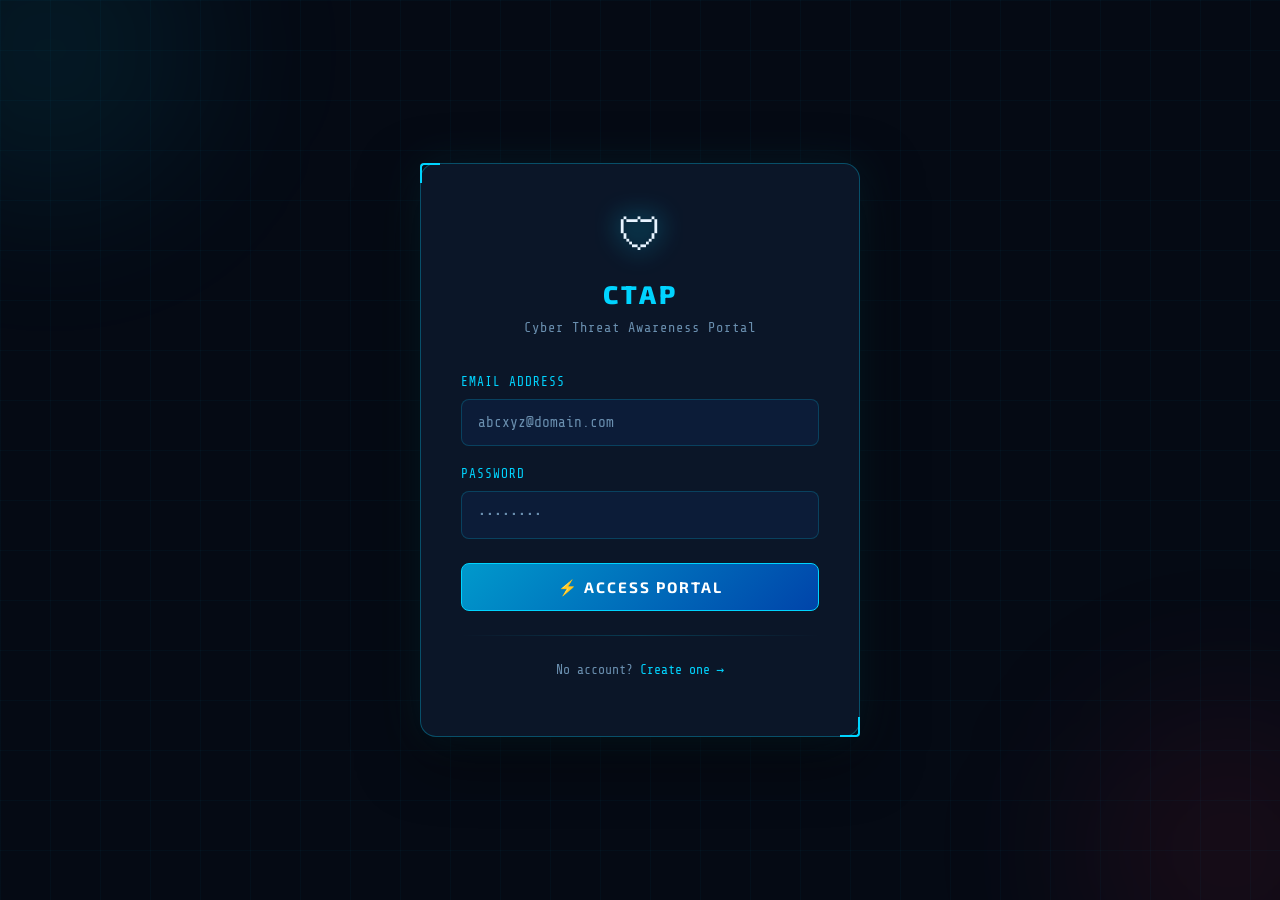
<file: src/main/resources/static/index.html>
<!DOCTYPE html>
<html lang="en">
<head>
  <meta charset="UTF-8" />
  <meta name="viewport" content="width=device-width, initial-scale=1.0" />
  <title>CTAP — Login</title>
  <link rel="stylesheet" href="https://cdn.jsdelivr.net/npm/bootstrap@5.3.2/dist/css/bootstrap.min.css" />
  <link rel="stylesheet" href="style.css" />
</head>
<body data-page="login">

  <div class="auth-wrapper">
    <div class="auth-card">

      <!-- Logo -->
      <div class="auth-logo">
        <span class="logo-icon">🛡</span>
        <h1>CTAP</h1>
        <p>Cyber Threat Awareness Portal</p>
      </div>

      <!-- Alert -->
      <div class="cyber-alert error mb-3" id="login-alert"></div>

      <!-- Form -->
      <form id="login-form" novalidate>

        <div class="mb-3">
          <label class="form-label" for="login-email">Email Address</label>
          <input
            type="email"
            class="form-control cyber-input"
            id="login-email"
            placeholder="abcxyz@domain.com"
            autocomplete="email"
            required
          />
        </div>

        <div class="mb-4">
          <label class="form-label" for="login-password">Password</label>
          <input
            type="password"
            class="form-control cyber-input"
            id="login-password"
            placeholder="••••••••"
            autocomplete="current-password"
            required
          />
        </div>

        <button type="submit" class="btn-cyber" id="login-btn">
          ⚡ Access Portal
        </button>

      </form>

      <div class="cyber-divider"></div>

      <p class="text-center text-muted-c mono" style="font-size:0.82rem;">
        No account?
        <a href="register.html" style="color:var(--accent-blue);">Create one →</a>
      </p>

    </div>
  </div>

  <script src="Js/script.js"></script>
</body>
</html>
</file>
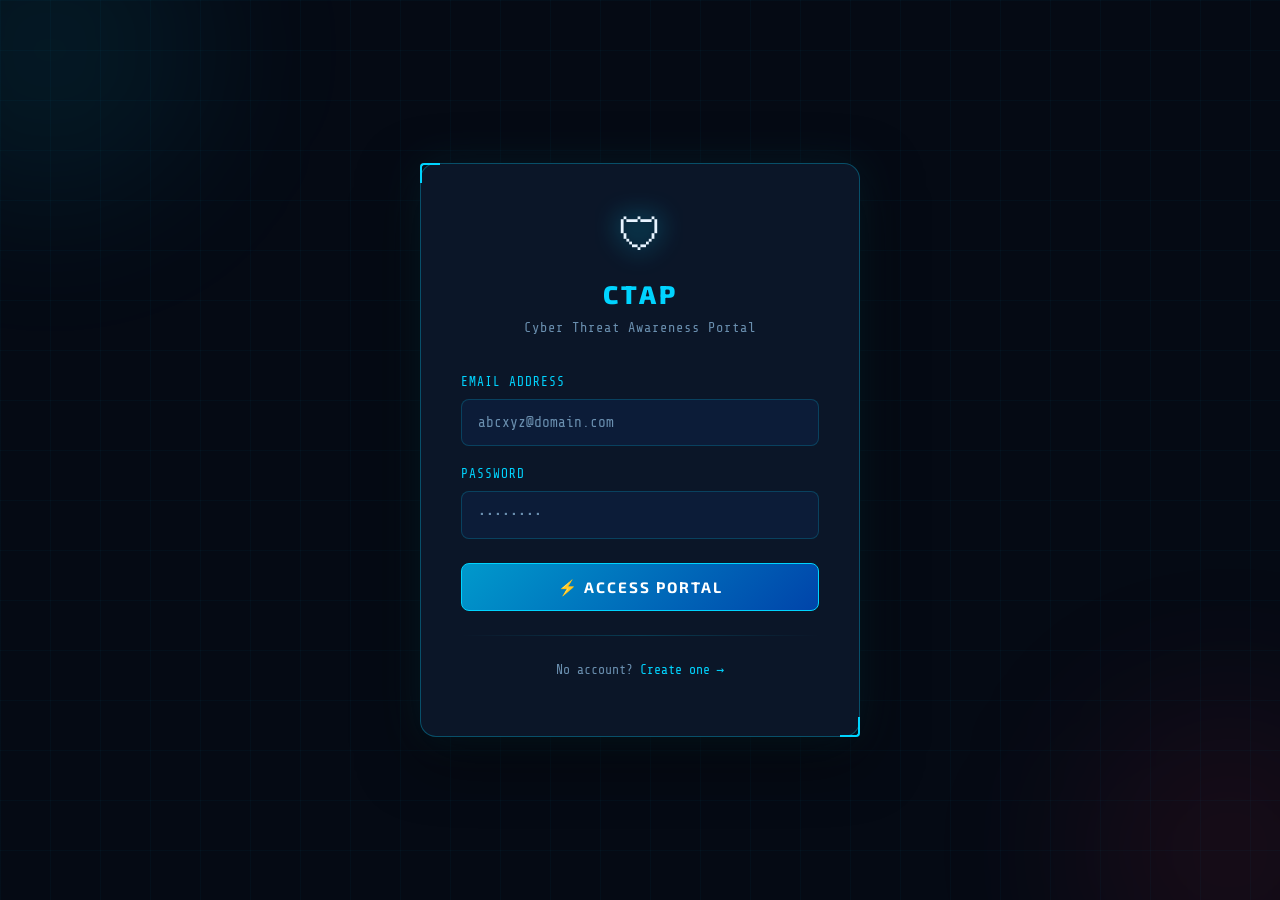
<file: src/main/resources/static/dashboard.html>
<!DOCTYPE html>
<html lang="en">
<head>
  <meta charset="UTF-8" />
  <meta name="viewport" content="width=device-width, initial-scale=1.0" />
  <title>CTAP — Dashboard</title>
  <link rel="stylesheet" href="https://cdn.jsdelivr.net/npm/bootstrap@5.3.2/dist/css/bootstrap.min.css" />
  <link rel="stylesheet" href="style.css" />
</head>
<body data-page="dashboard">

  <!-- Navbar -->
  <nav class="cyber-nav navbar navbar-expand-lg">
    <div class="container">
      <a class="navbar-brand" href="dashboard.html">
        🛡 CT<span>AP</span>
      </a>
      <button class="navbar-toggler border-0" type="button" data-bs-toggle="collapse" data-bs-target="#nav-menu">
        <span style="color:var(--accent-blue);font-size:1.4rem;">☰</span>
      </button>
      <div class="collapse navbar-collapse" id="nav-menu">
        <ul class="navbar-nav ms-auto align-items-lg-center gap-1">
          <li class="nav-item"><a class="nav-link active" href="dashboard.html">Dashboard</a></li>
          <li class="nav-item"><a class="nav-link" href="detect.html">Detect</a></li>
          <li class="nav-item"><a class="nav-link" href="threat.html">Threats</a></li>
          <li class="nav-item"><a class="nav-link" href="quiz.html">Quiz</a></li>
          <li class="nav-item"><a class="nav-link" href="filescanner.html">FileScanner</a></li>
          <li class="nav-item ms-lg-3">
            <span class="text-muted-c mono" style="font-size:0.8rem;">
              <span class="status-dot"></span>
              <span id="nav-user-name">Agent</span>
            </span>
          </li>
          <li class="nav-item">
            <button class="btn-cyber-outline" id="nav-logout" style="font-size:0.78rem;padding:0.4rem 0.9rem;">
              ⏻ Logout
            </button>
          </li>
        </ul>
      </div>
    </div>
  </nav>

  <div class="container position-relative" style="z-index:1;">

    <!-- Header -->
    <div class="page-header">
      <p class="mono text-muted-c" style="font-size:0.8rem;letter-spacing:2px;margin-bottom:0.3rem;">
        ▶ CONTROL CENTER
      </p>
      <h2 id="dash-greeting">Welcome back, Agent</h2>
      <div class="header-line"></div>
      <p>Monitor threats, analyze suspicious content, and test your cyber knowledge.</p>
    </div>

    <!-- Quick Stats -->
    <div class="row g-3 mb-5">
      <div class="col-6 col-md-3">
        <div class="stat-bar">
          <div>
            <div class="stat-num text-cyber">🛡</div>
          </div>
          <div>
            <div class="stat-label">AI Detection</div>
            <div class="mono text-safe" style="font-size:0.75rem;">Active</div>
          </div>
        </div>
      </div>
      <div class="col-6 col-md-3">
        <div class="stat-bar">
          <div>
            <div class="stat-num">🔍</div>
          </div>
          <div>
            <div class="stat-label">Threat DB</div>
            <div class="mono text-cyber" style="font-size:0.75rem;">Online</div>
          </div>
        </div>
      </div>
      <div class="col-6 col-md-3">
        <div class="stat-bar">
          <div>
            <div class="stat-num">📊</div>
          </div>
          <div>
            <div class="stat-label">Quiz</div>
            <div class="mono text-warn" style="font-size:0.75rem;">Ready</div>
          </div>
        </div>
      </div>
      <div class="col-6 col-md-3">
        <div class="stat-bar">
          <div>
            <div class="stat-num">⚡</div>
          </div>
          <div>
            <div class="stat-label">System</div>
            <div class="mono text-safe" style="font-size:0.75rem;">Secured</div>
          </div>
        </div>
      </div>
    </div>

    <!-- Main Action Cards -->
    <div class="row g-4 mb-5">

      <div class="col-md-4">
        <a href="detect.html" class="dash-card">
          <span class="dash-icon" style="color:#00d4ff;">🔬</span>
          <h4 style="color:var(--accent-blue);">Threat Detection</h4>
          <p>Analyze URLs and messages using AI to detect phishing, malware, and cyber threats instantly.</p>
          <div class="mt-3">
            <span class="cyber-badge">AI Powered</span>
          </div>
        </a>
      </div>

      <div class="col-md-4">
        <a href="threat.html" class="dash-card">
          <span class="dash-icon" style="color:#ff2d55;">⚠</span>
          <h4 style="color:var(--accent-red);">View Threats</h4>
          <p>Browse our live database of known cyber threats, attack vectors, and prevention strategies.</p>
          <div class="mt-3">
            <span class="cyber-badge" style="color:var(--accent-red);border-color:rgba(255,45,85,0.3);background:rgba(255,45,85,0.08);">Live Database</span>
          </div>
        </a>
      </div>

      <div class="col-md-4">
        <a href="quiz.html" class="dash-card">
          <span class="dash-icon" style="color:#ffcc00;">🎯</span>
          <h4 style="color:var(--accent-yellow);">Security Quiz</h4>
          <p>Test your cybersecurity knowledge with MCQs and track your awareness score.</p>
          <div class="mt-3">
            <span class="cyber-badge" style="color:var(--accent-yellow);border-color:rgba(255,204,0,0.3);background:rgba(255,204,0,0.08);">Interactive</span>
          </div>
        </a>
      </div>

    </div>

    <!-- Info Banner -->
    <div class="cyber-card" style="background:linear-gradient(135deg,rgba(0,212,255,0.05),rgba(0,68,170,0.08));border-color:rgba(0,212,255,0.2);">
      <div class="row align-items-center g-3">
        <div class="col-auto">
          <span style="font-size:2rem;filter:drop-shadow(0 0 10px var(--accent-blue));">🌐</span>
        </div>
        <div class="col">
          <h6 class="mono text-cyber" style="font-size:0.8rem;letter-spacing:1px;margin-bottom:0.3rem;">STAY VIGILANT</h6>
          <p class="mb-0" style="font-size:0.88rem;color:var(--text-muted);">
            Cyber threats evolve daily. Use the <strong style="color:var(--text-primary);">Threat Detection</strong> tool to scan suspicious links before clicking, and review the <strong style="color:var(--text-primary);">Threats Database</strong> regularly.
          </p>
        </div>
        <div class="col-md-auto">
          <a href="detect.html" class="btn-cyber-outline">
            🔬 Start Scanning
          </a>
        </div>
      </div>
    </div>

  </div>

  <footer class="cyber-footer">
    <div class="container">
      <span class="status-dot"></span> CTAP — Cyber Threat Awareness Portal &nbsp;|&nbsp; Stay Safe. Stay Informed.
    </div>
  </footer>

  <script src="https://cdn.jsdelivr.net/npm/bootstrap@5.3.2/dist/js/bootstrap.bundle.min.js"></script>
  <script src="Js/script.js"></script>
</body>
</html>
</file>
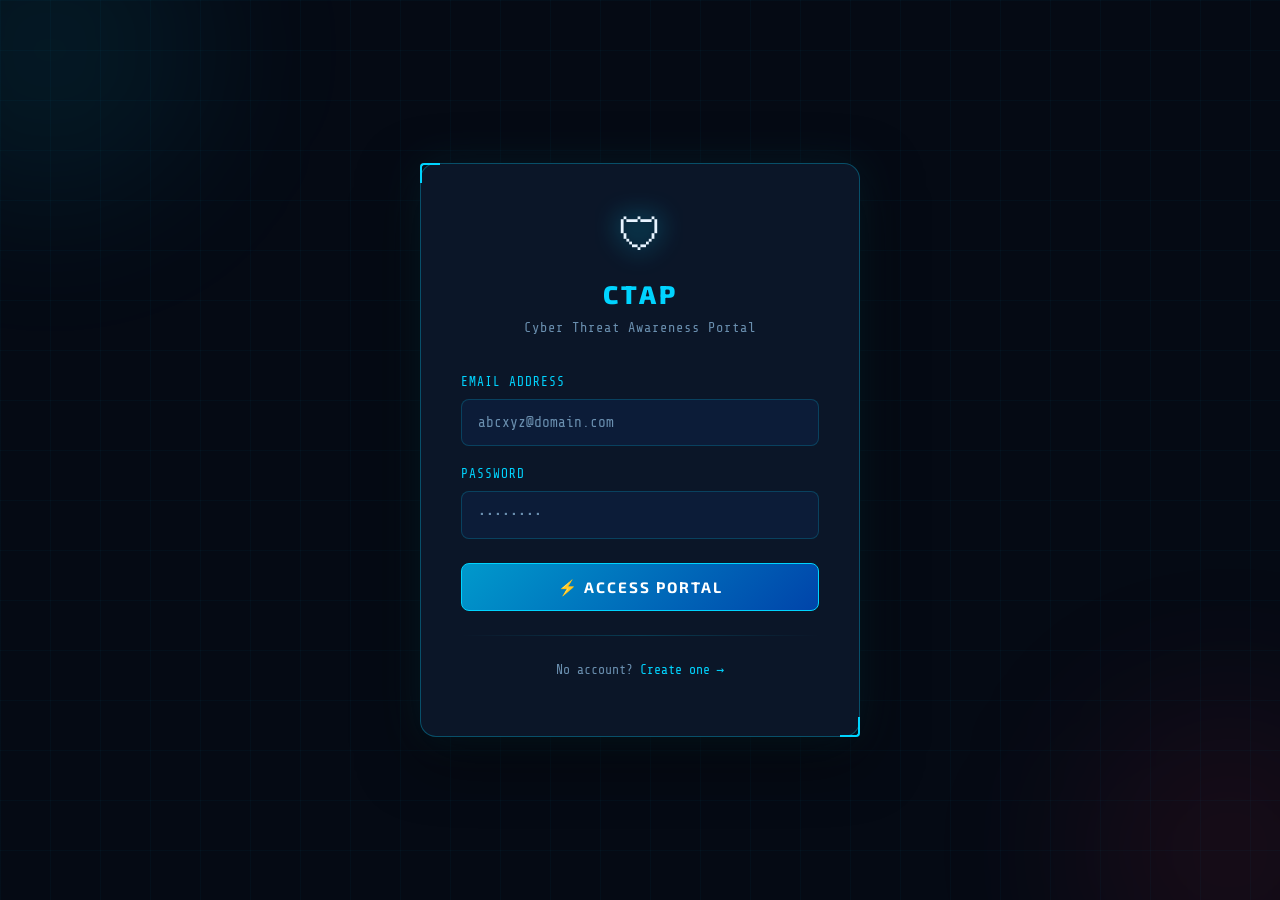
<file: src/main/resources/static/detect.html>
<!DOCTYPE html>
<html lang="en">
<head>
  <meta charset="UTF-8" />
  <meta name="viewport" content="width=device-width, initial-scale=1.0" />
  <title>CTAP — Threat Detection</title>
  <link rel="stylesheet" href="https://cdn.jsdelivr.net/npm/bootstrap@5.3.2/dist/css/bootstrap.min.css" />
  <link rel="stylesheet" href="style.css" />
</head>
<body data-page="detect">

  <!-- Navbar -->
  <nav class="cyber-nav navbar navbar-expand-lg">
    <div class="container">
      <a class="navbar-brand" href="dashboard.html">🛡 CT<span>AP</span></a>
      <button class="navbar-toggler border-0" type="button" data-bs-toggle="collapse" data-bs-target="#nav-menu">
        <span style="color:var(--accent-blue);font-size:1.4rem;">☰</span>
      </button>
      <div class="collapse navbar-collapse" id="nav-menu">
        <ul class="navbar-nav ms-auto align-items-lg-center gap-1">
          <li class="nav-item"><a class="nav-link" href="dashboard.html">Dashboard</a></li>
          <li class="nav-item"><a class="nav-link active" href="detect.html">Detect</a></li>
          <li class="nav-item"><a class="nav-link" href="threat.html">Threats</a></li>
          <li class="nav-item"><a class="nav-link" href="quiz.html">Quiz</a></li>
          <li class="nav-item ms-lg-3">
            <span class="text-muted-c mono" style="font-size:0.8rem;">
              <span class="status-dot"></span>
              <span id="nav-user-name">Agent</span>
            </span>
          </li>
          <li class="nav-item">
            <button class="btn-cyber-outline" id="nav-logout" style="font-size:0.78rem;padding:0.4rem 0.9rem;">⏻ Logout</button>
          </li>
        </ul>
      </div>
    </div>
  </nav>

  <div class="container position-relative" style="z-index:1;">

    <!-- Header -->
    <div class="page-header">
      <p class="mono text-muted-c" style="font-size:0.8rem;letter-spacing:2px;margin-bottom:0.3rem;">▶ AI ANALYSIS</p>
      <h2>Threat <span>Detection</span></h2>
      <div class="header-line"></div>
      <p>Paste a URL or message to detect phishing, malware, and other cyber threats using AI.</p>
    </div>

    <div class="row g-4 justify-content-center">

      <!-- Main Detection Panel -->
      <div class="col-lg-8">
        <div class="detect-panel">
          <!-- Scan bar (hidden by default) -->
          <div id="scan-bar" class="scan-line mb-3" style="display:none;"></div>

          <h4 class="text-cyber mb-1">🔬 Analyze Content</h4>
          <p class="text-muted-c mono" style="font-size:0.8rem;margin-bottom:1.5rem;">Enter a URL, email body, or suspicious message</p>

          <div class="cyber-alert error mb-3" id="detect-alert"></div>

          <div class="mb-3">
            <label class="form-label" for="detect-input">URL or Message</label>
            <textarea
              class="form-control cyber-textarea"
              id="detect-input"
              rows="5"
              placeholder="https://suspicious-site.com&#10;or paste a suspicious email message here...&#10;&#10;Press Enter or click Analyze"
            ></textarea>
          </div>

          <button class="btn-cyber" id="detect-btn" style="width:auto;min-width:200px;">
            ⚡ Analyze Now
          </button>

          <!-- Result Box -->
          <div class="mt-4">
            <div class="result-box" id="result-box"></div>
          </div>

        </div>
      </div>

      <!-- Side Info Panel -->
      <div class="col-lg-4">

        <div class="cyber-card mb-4">
          <span class="card-icon" style="color:var(--accent-blue);">🔍</span>
          <h5>What We Detect</h5>
          <ul class="list-unstyled mt-2" style="font-size:0.85rem;color:var(--text-muted);line-height:2;">
            <li>🎣 Phishing URLs</li>
            <li>🦠 Malware Links</li>
            <li>📧 Spam / Scam Messages</li>
            <li>💉 SQL Injection Patterns</li>
            <li>🤖 Social Engineering</li>
            <li>🔓 Credential Harvesting</li>
          </ul>
        </div>

        <div class="cyber-card" style="border-color:rgba(255,45,85,0.2);">
          <span class="card-icon" style="color:var(--accent-red);">⚠</span>
          <h5>Safety Tips</h5>
          <ul class="list-unstyled mt-2" style="font-size:0.85rem;color:var(--text-muted);line-height:2;">
            <li>✓ Always check URLs before clicking</li>
            <li>✓ Look for HTTPS connections</li>
            <li>✓ Beware of urgency tactics</li>
            <li>✓ Verify sender identities</li>
            <li>✓ Never share credentials via email</li>
          </ul>
        </div>

      </div>

    </div>

  </div>

  <footer class="cyber-footer">
    <div class="container">
      <span class="status-dot"></span> CTAP — Cyber Threat Awareness Portal &nbsp;|&nbsp; Stay Safe. Stay Informed.
    </div>
  </footer>

  <script src="https://cdn.jsdelivr.net/npm/bootstrap@5.3.2/dist/js/bootstrap.bundle.min.js"></script>
  <script src="Js/script.js"></script>
</body>
</html>
</file>
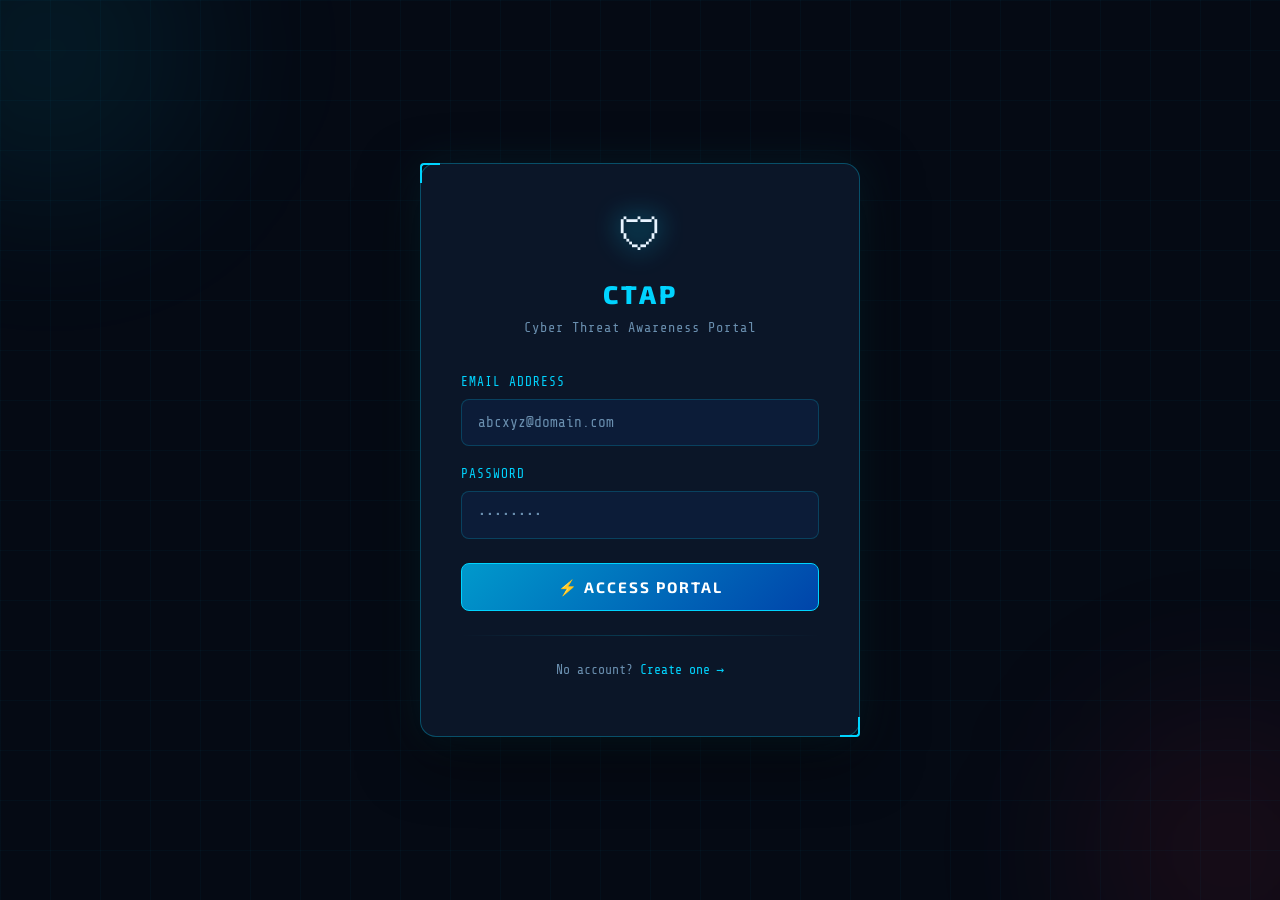
<file: src/main/resources/static/quiz.html>
<!DOCTYPE html>
<html lang="en">
<head>
  <meta charset="UTF-8" />
  <meta name="viewport" content="width=device-width, initial-scale=1.0" />
  <title>CTAP — Security Quiz</title>
  <link rel="stylesheet" href="https://cdn.jsdelivr.net/npm/bootstrap@5.3.2/dist/css/bootstrap.min.css" />
  <link rel="stylesheet" href="style.css" />
</head>
<body data-page="quiz">

  <!-- Navbar -->
  <nav class="cyber-nav navbar navbar-expand-lg">
    <div class="container">
      <a class="navbar-brand" href="dashboard.html">🛡 CT<span>AP</span></a>
      <button class="navbar-toggler border-0" type="button" data-bs-toggle="collapse" data-bs-target="#nav-menu">
        <span style="color:var(--accent-blue);font-size:1.4rem;">☰</span>
      </button>
      <div class="collapse navbar-collapse" id="nav-menu">
        <ul class="navbar-nav ms-auto align-items-lg-center gap-1">
          <li class="nav-item"><a class="nav-link" href="dashboard.html">Dashboard</a></li>
          <li class="nav-item"><a class="nav-link" href="detect.html">Detect</a></li>
          <li class="nav-item"><a class="nav-link" href="threat.html">Threats</a></li>
          <li class="nav-item"><a class="nav-link active" href="quiz.html">Quiz</a></li>
          <li class="nav-item ms-lg-3">
            <span class="text-muted-c mono" style="font-size:0.8rem;">
              <span class="status-dot"></span>
              <span id="nav-user-name">Agent</span>
            </span>
          </li>
          <li class="nav-item">
            <button class="btn-cyber-outline" id="nav-logout" style="font-size:0.78rem;padding:0.4rem 0.9rem;">⏻ Logout</button>
          </li>
        </ul>
      </div>
    </div>
  </nav>

  <div class="container position-relative" style="z-index:1;">

    <!-- Header -->
    <div class="page-header">
      <p class="mono text-muted-c" style="font-size:0.8rem;letter-spacing:2px;margin-bottom:0.3rem;">▶ KNOWLEDGE TEST</p>
      <h2>Security <span>Quiz</span></h2>
      <div class="header-line" style="background:linear-gradient(90deg,var(--accent-yellow),transparent);"></div>
      <p>Test your cybersecurity awareness with multiple-choice questions.</p>
    </div>

    <div class="row justify-content-center">
      <div class="col-lg-7 col-md-9">

        <!-- Loading -->
        <div id="quiz-loading" class="loading-overlay">
          <div class="cyber-spinner"></div>
          <span>Loading quiz questions...</span>
        </div>

        <!-- Quiz Panel -->
        <div class="quiz-panel" id="quiz-area"></div>

      </div>
    </div>

  </div>

  <footer class="cyber-footer">
    <div class="container">
      <span class="status-dot"></span> CTAP — Cyber Threat Awareness Portal &nbsp;|&nbsp; Stay Safe. Stay Informed.
    </div>
  </footer>

  <script src="https://cdn.jsdelivr.net/npm/bootstrap@5.3.2/dist/js/bootstrap.bundle.min.js"></script>
  <script src="Js/script.js"></script>
</body>
</html>
</file>
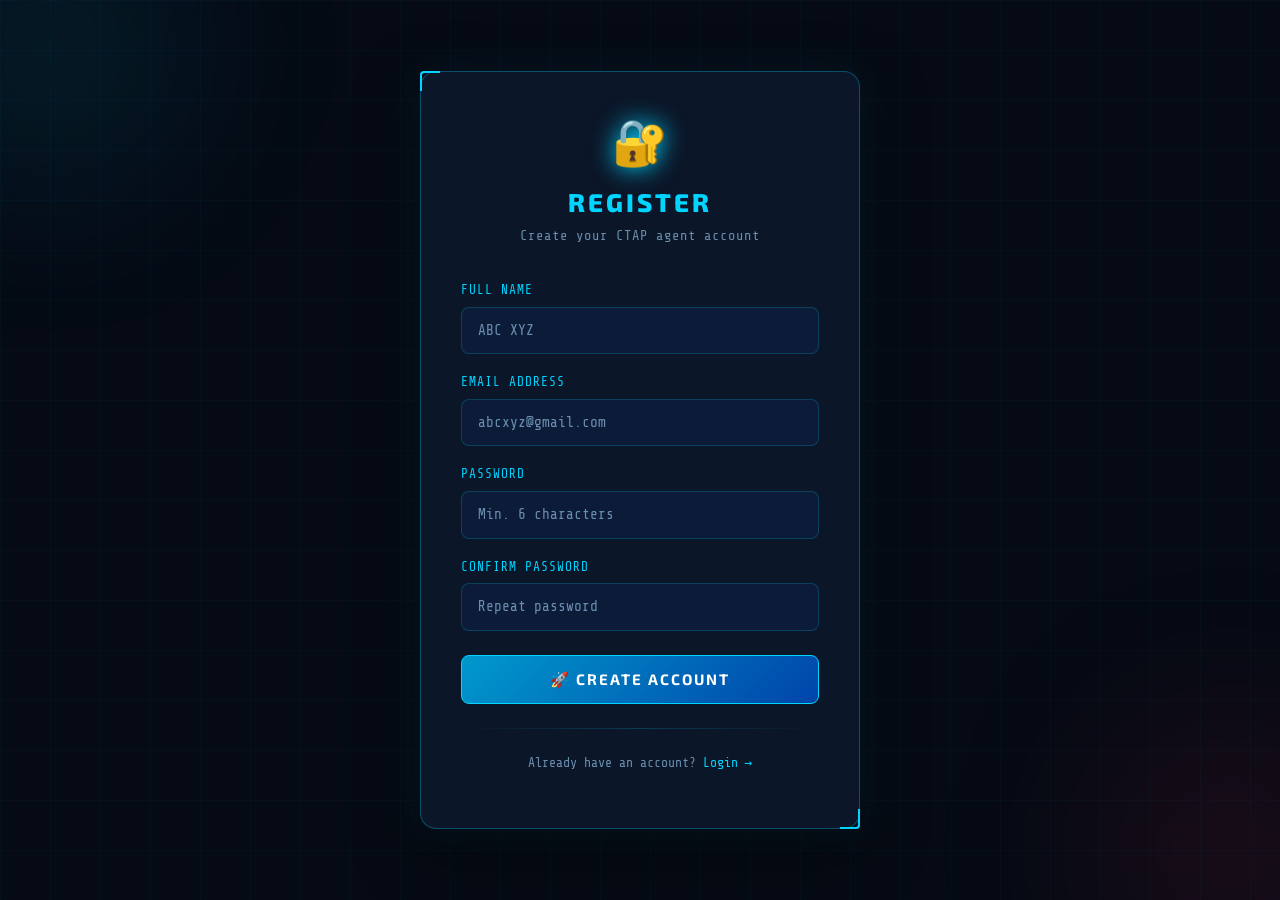
<file: src/main/resources/static/register.html>
<!DOCTYPE html>
<html lang="en">
<head>
  <meta charset="UTF-8" />
  <meta name="viewport" content="width=device-width, initial-scale=1.0" />
  <title>CTAP — Register</title>
  <link rel="stylesheet" href="https://cdn.jsdelivr.net/npm/bootstrap@5.3.2/dist/css/bootstrap.min.css" />
  <link rel="stylesheet" href="style.css" />
</head>
<body data-page="register">

  <div class="auth-wrapper">
    <div class="auth-card">

      <!-- Logo -->
      <div class="auth-logo">
        <span class="logo-icon">🔐</span>
        <h1>Register</h1>
        <p>Create your CTAP agent account</p>
      </div>

      <!-- Alert -->
      <div class="cyber-alert error mb-3" id="reg-alert"></div>

      <!-- Form -->
      <form id="reg-form" novalidate>

        <div class="mb-3">
          <label class="form-label" for="reg-name">Full Name</label>
          <input
            type="text"
            class="form-control cyber-input"
            id="reg-name"
            placeholder="ABC XYZ"
            autocomplete="name"
            required
          />
        </div>

        <div class="mb-3">
          <label class="form-label" for="reg-email">Email Address</label>
          <input
            type="email"
            class="form-control cyber-input"
            id="reg-email"
            placeholder="abcxyz@gmail.com"
            autocomplete="email"
            required
          />
        </div>

        <div class="mb-3">
          <label class="form-label" for="reg-password">Password</label>
          <input
            type="password"
            class="form-control cyber-input"
            id="reg-password"
            placeholder="Min. 6 characters"
            autocomplete="new-password"
            required
          />
        </div>

        <div class="mb-4">
          <label class="form-label" for="reg-confirm">Confirm Password</label>
          <input
            type="password"
            class="form-control cyber-input"
            id="reg-confirm"
            placeholder="Repeat password"
            autocomplete="new-password"
            required
          />
        </div>

        <button type="submit" class="btn-cyber" id="reg-btn">
          🚀 Create Account
        </button>

      </form>

      <div class="cyber-divider"></div>

      <p class="text-center text-muted-c mono" style="font-size:0.82rem;">
        Already have an account?
        <a href="index.html" style="color:var(--accent-blue);">Login →</a>
      </p>

    </div>
  </div>

  <script src="Js/script.js"></script>
</body>
</html>
</file>
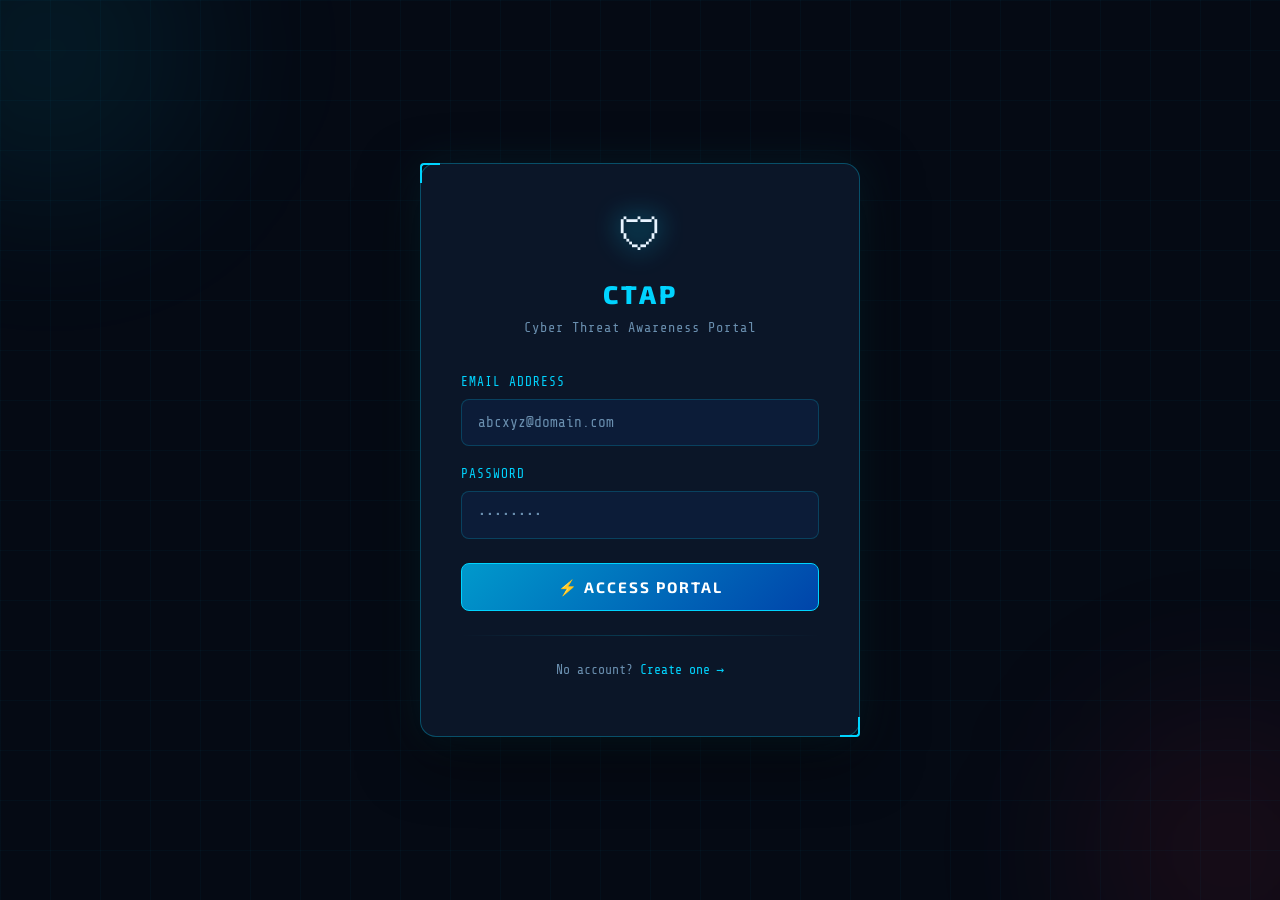
<file: src/main/resources/static/threat.html>
<!DOCTYPE html>
<html lang="en">
<head>
  <meta charset="UTF-8" />
  <meta name="viewport" content="width=device-width, initial-scale=1.0" />
  <title>CTAP — Threat Database</title>
  <link rel="stylesheet" href="https://cdn.jsdelivr.net/npm/bootstrap@5.3.2/dist/css/bootstrap.min.css" />
  <link rel="stylesheet" href="style.css" />
</head>
<body data-page="threats">

  <!-- Navbar -->
  <nav class="cyber-nav navbar navbar-expand-lg">
    <div class="container">
      <a class="navbar-brand" href="dashboard.html">🛡 CT<span>AP</span></a>
      <button class="navbar-toggler border-0" type="button" data-bs-toggle="collapse" data-bs-target="#nav-menu">
        <span style="color:var(--accent-blue);font-size:1.4rem;">☰</span>
      </button>
      <div class="collapse navbar-collapse" id="nav-menu">
        <ul class="navbar-nav ms-auto align-items-lg-center gap-1">
          <li class="nav-item"><a class="nav-link" href="dashboard.html">Dashboard</a></li>
          <li class="nav-item"><a class="nav-link" href="detect.html">Detect</a></li>
          <li class="nav-item"><a class="nav-link active" href="threat.html">Threats</a></li>
          <li class="nav-item"><a class="nav-link" href="quiz.html">Quiz</a></li>
          <li class="nav-item ms-lg-3">
            <span class="text-muted-c mono" style="font-size:0.8rem;">
              <span class="status-dot"></span>
              <span id="nav-user-name">Agent</span>
            </span>
          </li>
          <li class="nav-item">
            <button class="btn-cyber-outline" id="nav-logout" style="font-size:0.78rem;padding:0.4rem 0.9rem;">⏻ Logout</button>
          </li>
        </ul>
      </div>
    </div>
  </nav>

  <div class="container position-relative" style="z-index:1;">

    <!-- Header -->
    <div class="page-header">
      <p class="mono text-muted-c" style="font-size:0.8rem;letter-spacing:2px;margin-bottom:0.3rem;">▶ INTELLIGENCE DATABASE</p>
      <h2>Known <span>Threats</span></h2>
      <div class="header-line" style="background:linear-gradient(90deg,var(--accent-red),transparent);"></div>
      <p>Explore documented cyber threats, attack patterns, and how to protect yourself.</p>
    </div>

    <!-- Loading State -->
    <div id="threats-loading" class="loading-overlay">
      <div class="cyber-spinner"></div>
      <span>Fetching threat intelligence...</span>
    </div>

    <!-- Threats Grid -->
    <div class="row" id="threats-container"></div>

  </div>

  <footer class="cyber-footer">
    <div class="container">
      <span class="status-dot"></span> CTAP — Cyber Threat Awareness Portal &nbsp;|&nbsp; Stay Safe. Stay Informed.
    </div>
  </footer>

  <script src="https://cdn.jsdelivr.net/npm/bootstrap@5.3.2/dist/js/bootstrap.bundle.min.js"></script>
  <script src="Js/script.js"></script>
</body>
</html>
</file>
<file: src/main/resources/static/style.css>
@import url('https://fonts.googleapis.com/css2?family=Share+Tech+Mono&family=Rajdhani:wght@400;500;600;700&family=Exo+2:wght@300;400;600;700;800&display=swap');

:root {
  --bg-dark:       #050a14;
  --bg-card:       #0b1628;
  --bg-panel:      #0d1f3c;
  --accent-blue:   #00d4ff;
  --accent-red:    #ff2d55;
  --accent-green:  #00ff88;
  --accent-yellow: #ffcc00;
  --border-glow:   rgba(0, 212, 255, 0.3);
  --text-primary:  #e8f4ff;
  --text-muted:    #6a8faf;
  --font-mono:     'Share Tech Mono', monospace;
  --font-head:     'Exo 2', sans-serif;
  --font-body:     'Rajdhani', sans-serif;
  --transition:    0.3s ease;
}

* { margin: 0; padding: 0; box-sizing: border-box; }

html { scroll-behavior: smooth; }

body {
  background: var(--bg-dark);
  color: var(--text-primary);
  font-family: var(--font-body);
  font-size: 16px;
  min-height: 100vh;
  overflow-x: hidden;
}

/* ── Grid Background ─────────────────────────── */
body::before {
  content: '';
  position: fixed;
  inset: 0;
  background-image:
    linear-gradient(rgba(0,212,255,0.03) 1px, transparent 1px),
    linear-gradient(90deg, rgba(0,212,255,0.03) 1px, transparent 1px);
  background-size: 50px 50px;
  pointer-events: none;
  z-index: 0;
}

/* ── Scrollbar ───────────────────────────────── */
::-webkit-scrollbar { width: 6px; }
::-webkit-scrollbar-track { background: var(--bg-dark); }
::-webkit-scrollbar-thumb { background: var(--accent-blue); border-radius: 3px; }

/* ── Navbar ──────────────────────────────────── */
.cyber-nav {
  background: rgba(5, 10, 20, 0.95);
  border-bottom: 1px solid var(--border-glow);
  backdrop-filter: blur(12px);
  padding: 0.75rem 0;
  position: sticky;
  top: 0;
  z-index: 1000;
}

.cyber-nav .navbar-brand {
  font-family: var(--font-head);
  font-weight: 800;
  font-size: 1.4rem;
  color: var(--accent-blue) !important;
  letter-spacing: 2px;
  text-transform: uppercase;
}

.cyber-nav .navbar-brand span { color: var(--accent-red); }

.cyber-nav .nav-link {
  color: var(--text-muted) !important;
  font-family: var(--font-body);
  font-weight: 600;
  font-size: 0.9rem;
  letter-spacing: 1px;
  text-transform: uppercase;
  padding: 0.5rem 1rem !important;
  transition: color var(--transition);
  position: relative;
}

.cyber-nav .nav-link::after {
  content: '';
  position: absolute;
  bottom: 0; left: 50%; right: 50%;
  height: 2px;
  background: var(--accent-blue);
  transition: left var(--transition), right var(--transition);
}

.cyber-nav .nav-link:hover,
.cyber-nav .nav-link.active {
  color: var(--accent-blue) !important;
}

.cyber-nav .nav-link:hover::after,
.cyber-nav .nav-link.active::after {
  left: 1rem; right: 1rem;
}

/* ── Pulse dot (status indicator) ───────────── */
.status-dot {
  width: 8px; height: 8px;
  border-radius: 50%;
  background: var(--accent-green);
  display: inline-block;
  margin-right: 6px;
  animation: pulse-dot 2s infinite;
}

@keyframes pulse-dot {
  0%, 100% { box-shadow: 0 0 0 0 rgba(0,255,136,0.5); }
  50%       { box-shadow: 0 0 0 6px rgba(0,255,136,0); }
}

/* ── Auth Pages ──────────────────────────────── */
.auth-wrapper {
  min-height: 100vh;
  display: flex;
  align-items: center;
  justify-content: center;
  position: relative;
  padding: 2rem;
}

/* Animated corner accents */
.auth-wrapper::before,
.auth-wrapper::after {
  content: '';
  position: fixed;
  width: 300px; height: 300px;
  border-radius: 50%;
  filter: blur(80px);
  pointer-events: none;
}
.auth-wrapper::before {
  background: rgba(0,212,255,0.08);
  top: -100px; left: -100px;
  animation: float1 8s ease-in-out infinite;
}
.auth-wrapper::after {
  background: rgba(255,45,85,0.08);
  bottom: -100px; right: -100px;
  animation: float2 10s ease-in-out infinite;
}

@keyframes float1 { 0%,100%{transform:translate(0,0)} 50%{transform:translate(40px,40px)} }
@keyframes float2 { 0%,100%{transform:translate(0,0)} 50%{transform:translate(-40px,-30px)} }

.auth-card {
  background: var(--bg-card);
  border: 1px solid var(--border-glow);
  border-radius: 16px;
  padding: 2.5rem;
  width: 100%;
  max-width: 440px;
  position: relative;
  box-shadow: 0 0 40px rgba(0,212,255,0.08), 0 20px 60px rgba(0,0,0,0.5);
  animation: card-in 0.5s ease-out;
}

@keyframes card-in {
  from { opacity:0; transform:translateY(24px); }
  to   { opacity:1; transform:translateY(0); }
}

/* Corner brackets on auth card */
.auth-card::before,
.auth-card::after {
  content: '';
  position: absolute;
  width: 20px; height: 20px;
  border-color: var(--accent-blue);
  border-style: solid;
  pointer-events: none;
}
.auth-card::before { top: -1px; left: -1px; border-width: 2px 0 0 2px; border-radius: 4px 0 0 0; }
.auth-card::after  { bottom: -1px; right: -1px; border-width: 0 2px 2px 0; border-radius: 0 0 4px 0; }

.auth-logo {
  text-align: center;
  margin-bottom: 2rem;
}

.auth-logo .logo-icon {
  font-size: 2.8rem;
  margin-bottom: 0.5rem;
  display: block;
  filter: drop-shadow(0 0 12px var(--accent-blue));
}

.auth-logo h1 {
  font-family: var(--font-head);
  font-weight: 800;
  font-size: 1.6rem;
  letter-spacing: 3px;
  color: var(--accent-blue);
  text-transform: uppercase;
}

.auth-logo p {
  color: var(--text-muted);
  font-size: 0.85rem;
  letter-spacing: 1px;
  font-family: var(--font-mono);
}

/* ── Form Controls ───────────────────────────── */
.form-label {
  color: var(--accent-blue);
  font-family: var(--font-mono);
  font-size: 0.8rem;
  letter-spacing: 1px;
  text-transform: uppercase;
  margin-bottom: 0.4rem;
}

.cyber-input {
  background: rgba(13, 31, 60, 0.8) !important;
  border: 1px solid rgba(0,212,255,0.2) !important;
  border-radius: 8px !important;
  color: var(--text-primary) !important;
  font-family: var(--font-mono) !important;
  font-size: 0.9rem !important;
  padding: 0.75rem 1rem !important;
  transition: border-color var(--transition), box-shadow var(--transition) !important;
}

.cyber-input:focus {
  border-color: var(--accent-blue) !important;
  box-shadow: 0 0 0 3px rgba(0,212,255,0.1) !important;
  background: rgba(13, 31, 60, 1) !important;
  outline: none !important;
}

.cyber-input::placeholder { color: var(--text-muted) !important; }

/* ── Buttons ──────────────────────────────────── */
.btn-cyber {
  background: linear-gradient(135deg, #0099cc, #0044aa);
  border: 1px solid var(--accent-blue);
  border-radius: 8px;
  color: #fff;
  font-family: var(--font-head);
  font-weight: 700;
  font-size: 0.95rem;
  letter-spacing: 2px;
  text-transform: uppercase;
  padding: 0.75rem 1.5rem;
  width: 100%;
  cursor: pointer;
  transition: all var(--transition);
  position: relative;
  overflow: hidden;
}

.btn-cyber::before {
  content: '';
  position: absolute;
  inset: 0;
  background: linear-gradient(135deg, transparent, rgba(255,255,255,0.08), transparent);
  transform: translateX(-100%);
  transition: transform 0.4s;
}

.btn-cyber:hover {
  box-shadow: 0 0 20px rgba(0,212,255,0.4);
  transform: translateY(-1px);
  color: #fff;
}

.btn-cyber:hover::before { transform: translateX(100%); }

.btn-cyber:active { transform: translateY(0); }

.btn-cyber-danger {
  background: linear-gradient(135deg, #cc0033, #880011);
  border-color: var(--accent-red);
}
.btn-cyber-danger:hover { box-shadow: 0 0 20px rgba(255,45,85,0.4); }

.btn-cyber-outline {
  background: transparent;
  border: 1px solid var(--border-glow);
  color: var(--text-primary);
  font-family: var(--font-head);
  font-weight: 600;
  font-size: 0.9rem;
  letter-spacing: 1px;
  text-transform: uppercase;
  padding: 0.6rem 1.2rem;
  border-radius: 8px;
  cursor: pointer;
  transition: all var(--transition);
  text-decoration: none;
  display: inline-flex;
  align-items: center;
  gap: 0.4rem;
}

.btn-cyber-outline:hover {
  border-color: var(--accent-blue);
  color: var(--accent-blue);
  box-shadow: 0 0 12px rgba(0,212,255,0.2);
}

/* ── Page Header ─────────────────────────────── */
.page-header {
  padding: 3rem 0 2rem;
  position: relative;
}

.page-header h2 {
  font-family: var(--font-head);
  font-weight: 800;
  font-size: 2rem;
  letter-spacing: 3px;
  text-transform: uppercase;
  color: var(--text-primary);
}

.page-header h2 span { color: var(--accent-blue); }

.page-header p {
  color: var(--text-muted);
  font-family: var(--font-mono);
  font-size: 0.85rem;
  letter-spacing: 1px;
}

.header-line {
  height: 2px;
  background: linear-gradient(90deg, var(--accent-blue), transparent);
  margin: 1rem 0;
  width: 100px;
}

/* ── Cards ───────────────────────────────────── */
.cyber-card {
  background: var(--bg-card);
  border: 1px solid rgba(0,212,255,0.12);
  border-radius: 12px;
  padding: 1.8rem;
  position: relative;
  transition: all var(--transition);
  overflow: hidden;
}

.cyber-card::before {
  content: '';
  position: absolute;
  top: 0; left: 0; right: 0;
  height: 2px;
  background: linear-gradient(90deg, transparent, var(--accent-blue), transparent);
  opacity: 0;
  transition: opacity var(--transition);
}

.cyber-card:hover {
  border-color: rgba(0,212,255,0.35);
  transform: translateY(-4px);
  box-shadow: 0 12px 40px rgba(0,0,0,0.4), 0 0 20px rgba(0,212,255,0.08);
}

.cyber-card:hover::before { opacity: 1; }

.cyber-card .card-icon {
  font-size: 2.4rem;
  margin-bottom: 1rem;
  display: block;
  filter: drop-shadow(0 0 8px currentColor);
}

.cyber-card h5 {
  font-family: var(--font-head);
  font-weight: 700;
  font-size: 1.1rem;
  letter-spacing: 2px;
  text-transform: uppercase;
  color: var(--text-primary);
  margin-bottom: 0.5rem;
}

.cyber-card p {
  color: var(--text-muted);
  font-size: 0.9rem;
  line-height: 1.6;
}

/* Dashboard action cards */
.dash-card {
  background: var(--bg-panel);
  border: 1px solid rgba(0,212,255,0.15);
  border-radius: 14px;
  padding: 2.5rem 2rem;
  text-align: center;
  cursor: pointer;
  text-decoration: none;
  display: block;
  position: relative;
  overflow: hidden;
  transition: all 0.3s ease;
}

.dash-card::after {
  content: '';
  position: absolute;
  inset: 0;
  background: radial-gradient(circle at 50% 120%, rgba(0,212,255,0.06), transparent 60%);
  opacity: 0;
  transition: opacity var(--transition);
}

.dash-card:hover {
  border-color: var(--accent-blue);
  transform: translateY(-6px);
  box-shadow: 0 16px 48px rgba(0,0,0,0.5), 0 0 30px rgba(0,212,255,0.12);
  text-decoration: none;
}

.dash-card:hover::after { opacity: 1; }

.dash-card .dash-icon {
  font-size: 3rem;
  margin-bottom: 1rem;
  display: block;
  transition: transform var(--transition);
  filter: drop-shadow(0 0 10px currentColor);
}

.dash-card:hover .dash-icon { transform: scale(1.1); }

.dash-card h4 {
  font-family: var(--font-head);
  font-weight: 700;
  font-size: 1.2rem;
  letter-spacing: 2px;
  text-transform: uppercase;
  margin-bottom: 0.5rem;
}

.dash-card p {
  color: var(--text-muted);
  font-size: 0.88rem;
}

/* ── Stats bar on dashboard ──────────────────── */
.stat-bar {
  background: var(--bg-card);
  border: 1px solid rgba(0,212,255,0.1);
  border-radius: 10px;
  padding: 1rem 1.5rem;
  display: flex;
  align-items: center;
  gap: 1rem;
}

.stat-bar .stat-num {
  font-family: var(--font-mono);
  font-size: 1.8rem;
  font-weight: 700;
  color: var(--accent-blue);
}

.stat-bar .stat-label {
  font-size: 0.8rem;
  color: var(--text-muted);
  text-transform: uppercase;
  letter-spacing: 1px;
}

/* ── Threat Detection ────────────────────────── */
.detect-panel {
  background: var(--bg-card);
  border: 1px solid rgba(0,212,255,0.15);
  border-radius: 14px;
  padding: 2.5rem;
}

.detect-panel h4 {
  font-family: var(--font-head);
  font-weight: 700;
  letter-spacing: 2px;
  text-transform: uppercase;
}

.cyber-textarea {
  background: rgba(13,31,60,0.8) !important;
  border: 1px solid rgba(0,212,255,0.2) !important;
  border-radius: 8px !important;
  color: var(--text-primary) !important;
  font-family: var(--font-mono) !important;
  font-size: 0.9rem !important;
  resize: vertical !important;
  transition: border-color var(--transition), box-shadow var(--transition) !important;
}

.cyber-textarea:focus {
  border-color: var(--accent-blue) !important;
  box-shadow: 0 0 0 3px rgba(0,212,255,0.1) !important;
  outline: none !important;
}

/* Result box */
.result-box {
  border-radius: 10px;
  padding: 1.5rem;
  border: 1px solid;
  animation: result-in 0.4s ease-out;
  display: none;
}

@keyframes result-in {
  from { opacity:0; transform:scale(0.97); }
  to   { opacity:1; transform:scale(1); }
}

.result-box.safe {
  background: rgba(0,255,136,0.07);
  border-color: var(--accent-green);
  display: block;
}

.result-box.danger {
  background: rgba(255,45,85,0.07);
  border-color: var(--accent-red);
  display: block;
}

.result-box .result-badge {
  font-family: var(--font-head);
  font-weight: 800;
  font-size: 1.2rem;
  letter-spacing: 3px;
  text-transform: uppercase;
  display: flex;
  align-items: center;
  gap: 0.6rem;
  margin-bottom: 0.8rem;
}

.result-box.safe  .result-badge { color: var(--accent-green); }
.result-box.danger .result-badge { color: var(--accent-red); }

.result-box .result-reason {
  color: var(--text-muted);
  font-family: var(--font-mono);
  font-size: 0.88rem;
  line-height: 1.6;
}

/* Scanning animation */
.scan-line {
  height: 2px;
  background: linear-gradient(90deg, transparent, var(--accent-blue), transparent);
  animation: scan 1.5s linear infinite;
  display: none;
}

.scanning .scan-line { display: block; }

@keyframes scan { 0%{transform:translateX(-100%)} 100%{transform:translateX(100%)} }

/* ── Threat Cards ─────────────────────────────── */
.threat-card {
  background: var(--bg-card);
  border: 1px solid rgba(255,45,85,0.15);
  border-radius: 12px;
  padding: 1.8rem;
  transition: all var(--transition);
  position: relative;
  overflow: hidden;
}

.threat-card::before {
  content: '';
  position: absolute;
  top: 0; left: 0;
  width: 3px; height: 100%;
  background: var(--accent-red);
}

.threat-card:hover {
  border-color: rgba(255,45,85,0.4);
  transform: translateX(4px);
  box-shadow: 0 8px 30px rgba(0,0,0,0.4);
}

.threat-card .severity-badge {
  font-family: var(--font-mono);
  font-size: 0.7rem;
  letter-spacing: 1px;
  text-transform: uppercase;
  padding: 0.25rem 0.75rem;
  border-radius: 20px;
  border: 1px solid;
  display: inline-flex;
  align-items: center;
  gap: 0.3rem;
  margin-bottom: 1rem;
}

.severity-high   { color: var(--accent-red);    border-color: var(--accent-red);    background: rgba(255,45,85,0.1); }
.severity-medium { color: var(--accent-yellow);  border-color: var(--accent-yellow); background: rgba(255,204,0,0.1); }
.severity-low    { color: var(--accent-green);   border-color: var(--accent-green);  background: rgba(0,255,136,0.1); }

.threat-card h5 {
  font-family: var(--font-head);
  font-weight: 700;
  font-size: 1.05rem;
  letter-spacing: 1px;
  color: var(--text-primary);
  margin-bottom: 0.75rem;
}

.threat-card .desc-text {
  color: var(--text-muted);
  font-size: 0.88rem;
  line-height: 1.6;
  margin-bottom: 1rem;
}

.prevention-list {
  background: rgba(0,212,255,0.04);
  border: 1px solid rgba(0,212,255,0.1);
  border-radius: 8px;
  padding: 1rem;
}

.prevention-list h6 {
  font-family: var(--font-mono);
  font-size: 0.75rem;
  letter-spacing: 1px;
  color: var(--accent-blue);
  text-transform: uppercase;
  margin-bottom: 0.5rem;
}

.prevention-list ul {
  list-style: none;
  padding: 0;
  margin: 0;
}

.prevention-list li {
  color: var(--text-muted);
  font-size: 0.85rem;
  padding: 0.25rem 0;
  display: flex;
  align-items: flex-start;
  gap: 0.5rem;
}

.prevention-list li::before {
  content: '›';
  color: var(--accent-blue);
  font-weight: bold;
  flex-shrink: 0;
}

/* ── Quiz ─────────────────────────────────────── */
.quiz-panel {
  background: var(--bg-card);
  border: 1px solid rgba(0,212,255,0.15);
  border-radius: 14px;
  padding: 2rem;
}

.quiz-progress {
  background: rgba(0,212,255,0.08);
  border: 1px solid rgba(0,212,255,0.1);
  border-radius: 8px;
  padding: 1rem 1.5rem;
  margin-bottom: 2rem;
  display: flex;
  align-items: center;
  gap: 1rem;
}

.progress-bar-wrap {
  flex: 1;
  background: rgba(0,212,255,0.1);
  border-radius: 4px;
  height: 6px;
  overflow: hidden;
}

.progress-bar-fill {
  height: 100%;
  background: linear-gradient(90deg, #0099cc, #00d4ff);
  border-radius: 4px;
  transition: width 0.4s ease;
}

.progress-label {
  font-family: var(--font-mono);
  font-size: 0.8rem;
  color: var(--accent-blue);
  white-space: nowrap;
}

.question-card {
  animation: q-in 0.35s ease-out;
}

@keyframes q-in {
  from { opacity:0; transform:translateX(12px); }
  to   { opacity:1; transform:translateX(0); }
}

.question-num {
  font-family: var(--font-mono);
  font-size: 0.8rem;
  color: var(--accent-blue);
  text-transform: uppercase;
  letter-spacing: 1px;
  margin-bottom: 0.75rem;
}

.question-text {
  font-family: var(--font-head);
  font-size: 1.15rem;
  font-weight: 600;
  color: var(--text-primary);
  line-height: 1.5;
  margin-bottom: 1.5rem;
}

.option-btn {
  display: block;
  width: 100%;
  background: rgba(13,31,60,0.6);
  border: 1px solid rgba(0,212,255,0.12);
  border-radius: 8px;
  color: var(--text-primary);
  font-family: var(--font-body);
  font-size: 0.95rem;
  font-weight: 500;
  padding: 0.9rem 1.2rem;
  text-align: left;
  cursor: pointer;
  transition: all var(--transition);
  margin-bottom: 0.6rem;
}

.option-btn:hover:not(:disabled) {
  border-color: var(--accent-blue);
  background: rgba(0,212,255,0.06);
  transform: translateX(4px);
}

.option-btn.selected {
  border-color: var(--accent-blue);
  background: rgba(0,212,255,0.12);
  color: var(--accent-blue);
}

.option-btn.correct {
  border-color: var(--accent-green);
  background: rgba(0,255,136,0.08);
  color: var(--accent-green);
}

.option-btn.wrong {
  border-color: var(--accent-red);
  background: rgba(255,45,85,0.08);
  color: var(--accent-red);
}

/* Score screen */
.score-screen {
  text-align: center;
  padding: 3rem 2rem;
  animation: card-in 0.5s ease-out;
}

.score-circle {
  width: 140px; height: 140px;
  border-radius: 50%;
  border: 3px solid var(--accent-blue);
  display: flex;
  flex-direction: column;
  align-items: center;
  justify-content: center;
  margin: 0 auto 1.5rem;
  box-shadow: 0 0 30px rgba(0,212,255,0.2), inset 0 0 30px rgba(0,212,255,0.05);
}

.score-circle .score-num {
  font-family: var(--font-head);
  font-size: 2.4rem;
  font-weight: 800;
  color: var(--accent-blue);
  line-height: 1;
}

.score-circle .score-total {
  font-family: var(--font-mono);
  font-size: 0.8rem;
  color: var(--text-muted);
}

.score-title {
  font-family: var(--font-head);
  font-weight: 800;
  font-size: 1.5rem;
  letter-spacing: 3px;
  text-transform: uppercase;
  margin-bottom: 0.5rem;
}

/* ── Alerts ──────────────────────────────────── */
.cyber-alert {
  border-radius: 8px;
  padding: 0.9rem 1.2rem;
  font-family: var(--font-mono);
  font-size: 0.85rem;
  letter-spacing: 0.5px;
  border: 1px solid;
  display: flex;
  align-items: center;
  gap: 0.6rem;
  display: none;
}

.cyber-alert.show { display: flex; animation: card-in 0.3s ease-out; }

.cyber-alert.error {
  background: rgba(255,45,85,0.08);
  border-color: rgba(255,45,85,0.4);
  color: #ff6b81;
}

.cyber-alert.success {
  background: rgba(0,255,136,0.07);
  border-color: rgba(0,255,136,0.3);
  color: var(--accent-green);
}

/* ── Loading Spinner ──────────────────────────── */
.cyber-spinner {
  width: 28px; height: 28px;
  border: 2px solid rgba(0,212,255,0.2);
  border-top-color: var(--accent-blue);
  border-radius: 50%;
  animation: spin 0.7s linear infinite;
  display: inline-block;
  flex-shrink: 0;
}

@keyframes spin { to { transform: rotate(360deg); } }

.loading-overlay {
  display: flex;
  align-items: center;
  justify-content: center;
  gap: 1rem;
  padding: 2rem;
  color: var(--text-muted);
  font-family: var(--font-mono);
  font-size: 0.85rem;
}

/* ── Divider ─────────────────────────────────── */
.cyber-divider {
  height: 1px;
  background: linear-gradient(90deg, transparent, rgba(0,212,255,0.2), transparent);
  margin: 1.5rem 0;
}

/* ── Footer ──────────────────────────────────── */
.cyber-footer {
  border-top: 1px solid rgba(0,212,255,0.08);
  padding: 1.5rem 0;
  text-align: center;
  color: var(--text-muted);
  font-family: var(--font-mono);
  font-size: 0.78rem;
  letter-spacing: 1px;
  margin-top: 3rem;
}

/* ── Utility / Helpers ───────────────────────── */
.text-cyber    { color: var(--accent-blue) !important; }
.text-danger-c { color: var(--accent-red) !important; }
.text-safe     { color: var(--accent-green) !important; }
.text-warn     { color: var(--accent-yellow) !important; }
.text-muted-c  { color: var(--text-muted) !important; }

.mono { font-family: var(--font-mono); }

.glow-blue { text-shadow: 0 0 12px rgba(0,212,255,0.6); }
.glow-red  { text-shadow: 0 0 12px rgba(255,45,85,0.6); }

a { color: var(--accent-blue); text-decoration: none; }
a:hover { color: #4ddeff; }

/* Badge pill */
.cyber-badge {
  font-family: var(--font-mono);
  font-size: 0.7rem;
  letter-spacing: 1px;
  padding: 0.25rem 0.65rem;
  border-radius: 20px;
  background: rgba(0,212,255,0.1);
  border: 1px solid rgba(0,212,255,0.25);
  color: var(--accent-blue);
  vertical-align: middle;
}

/* ── Responsive ──────────────────────────────── */
@media (max-width: 768px) {
  .auth-card { padding: 1.8rem; }
  .page-header h2 { font-size: 1.5rem; }
  .detect-panel { padding: 1.5rem; }
  .dash-card { padding: 2rem 1.5rem; }
}
/* ============================================================
   CTAP — FILE SCANNER MODULE  (filescanner.css)
   Extends style.css — do NOT edit style.css for these rules.
   ============================================================ */

/* ── Page layout ─────────────────────────────────────────── */
.fs-main {
  padding-bottom: 4rem;
}

/* Re-use the header-line from style.css */
.header-line {
  height: 2px;
  background: linear-gradient(90deg, var(--accent-blue), transparent);
  margin: 1rem 0;
  width: 100px;
}

/* ── Upload card ─────────────────────────────────────────── */
.fs-upload-card {
  background: var(--bg-card);
  border: 1px solid rgba(0, 212, 255, 0.15);
  border-radius: 16px;
  padding: 2rem;
  box-shadow: 0 8px 40px rgba(0, 0, 0, 0.45), 0 0 0 1px rgba(0, 212, 255, 0.04);
  animation: card-in 0.45s ease-out;
  /* Glassmorphism tint */
  backdrop-filter: blur(6px);
}

/* ── Drop zone ───────────────────────────────────────────── */
.fs-drop-zone {
  border: 1.5px dashed rgba(0, 212, 255, 0.25);
  border-radius: 12px;
  padding: 2.5rem 1.5rem;
  text-align: center;
  cursor: pointer;
  transition: border-color 0.25s, background 0.25s, box-shadow 0.25s;
  background: rgba(0, 212, 255, 0.02);
  position: relative;
  outline: none;
  user-select: none;
}

.fs-drop-zone:hover,
.fs-drop-zone:focus-visible {
  border-color: var(--accent-blue);
  background: rgba(0, 212, 255, 0.04);
  box-shadow: 0 0 0 3px rgba(0, 212, 255, 0.08);
}

.fs-drop-zone.fs-drag-over {
  border-color: var(--accent-blue);
  background: rgba(0, 212, 255, 0.07);
  box-shadow: 0 0 24px rgba(0, 212, 255, 0.15), 0 0 0 3px rgba(0, 212, 255, 0.1);
}

.fs-drop-zone.fs-has-file {
  border-style: solid;
  border-color: rgba(0, 212, 255, 0.2);
  cursor: default;
}

/* Hidden native input */
.fs-hidden-input {
  position: absolute;
  inset: 0;
  opacity: 0;
  width: 100%;
  height: 100%;
  cursor: pointer;
  z-index: 2;
}

/* ── Empty state inside drop zone ────────────────────────── */
.fs-empty-state {
  pointer-events: none; /* let clicks fall through to input */
}

.fs-drop-icon-wrap {
  width: 68px;
  height: 68px;
  border-radius: 50%;
  background: rgba(0, 212, 255, 0.08);
  border: 1px solid rgba(0, 212, 255, 0.18);
  display: flex;
  align-items: center;
  justify-content: center;
  margin: 0 auto 1.1rem;
  transition: box-shadow 0.25s;
}

.fs-drop-zone:hover .fs-drop-icon-wrap,
.fs-drop-zone.fs-drag-over .fs-drop-icon-wrap {
  box-shadow: 0 0 16px rgba(0, 212, 255, 0.25);
}

.fs-drop-icon {
  font-size: 1.9rem;
  display: block;
  filter: drop-shadow(0 0 8px rgba(0, 212, 255, 0.5));
}

.fs-drop-title {
  font-family: var(--font-head);
  font-weight: 600;
  font-size: 1.05rem;
  color: var(--text-primary);
  margin-bottom: 0.35rem;
  letter-spacing: 0.5px;
}

.fs-drop-or {
  font-family: var(--font-mono);
  font-size: 0.75rem;
  color: var(--text-muted);
  margin-bottom: 0.85rem;
  letter-spacing: 1px;
}

/* Browse button — pointer-events re-enabled so it's clickable */
.fs-browse-btn {
  pointer-events: auto;
  background: rgba(0, 212, 255, 0.08);
  border: 1px solid rgba(0, 212, 255, 0.28);
  border-radius: 999px;
  color: var(--accent-blue);
  font-family: var(--font-head);
  font-weight: 600;
  font-size: 0.85rem;
  letter-spacing: 1px;
  padding: 0.45rem 1.3rem;
  cursor: pointer;
  transition: background 0.2s, box-shadow 0.2s;
  margin-bottom: 1rem;
  position: relative;
  z-index: 3;
}

.fs-browse-btn:hover {
  background: rgba(0, 212, 255, 0.15);
  box-shadow: 0 0 12px rgba(0, 212, 255, 0.2);
}

.fs-drop-hint {
  font-family: var(--font-mono);
  font-size: 0.7rem;
  color: var(--text-muted);
  letter-spacing: 0.5px;
  line-height: 1.7;
}

/* ── File chosen state ───────────────────────────────────── */
.fs-file-chosen {
  display: flex;
  align-items: center;
  gap: 1rem;
  text-align: left;
  padding: 0.25rem 0.5rem;
}

.fs-file-thumb {
  width: 52px;
  height: 52px;
  border-radius: 10px;
  background: rgba(0, 212, 255, 0.08);
  border: 1px solid rgba(0, 212, 255, 0.2);
  display: flex;
  align-items: center;
  justify-content: center;
  font-size: 1.6rem;
  flex-shrink: 0;
  filter: drop-shadow(0 0 6px rgba(0, 212, 255, 0.3));
}

.fs-file-meta {
  flex: 1;
  min-width: 0;
}

.fs-file-name {
  font-family: var(--font-head);
  font-weight: 600;
  font-size: 0.95rem;
  color: var(--text-primary);
  white-space: nowrap;
  overflow: hidden;
  text-overflow: ellipsis;
  margin-bottom: 0.2rem;
}

.fs-file-size {
  font-family: var(--font-mono);
  font-size: 0.75rem;
  color: var(--text-muted);
}

.fs-remove-btn {
  width: 34px;
  height: 34px;
  border-radius: 50%;
  background: rgba(255, 45, 85, 0.08);
  border: 1px solid rgba(255, 45, 85, 0.2);
  color: var(--text-muted);
  font-size: 0.85rem;
  display: flex;
  align-items: center;
  justify-content: center;
  cursor: pointer;
  transition: color 0.2s, background 0.2s, border-color 0.2s;
  flex-shrink: 0;
}

.fs-remove-btn:hover {
  color: var(--accent-red);
  background: rgba(255, 45, 85, 0.15);
  border-color: rgba(255, 45, 85, 0.4);
}

/* ── Validation message ──────────────────────────────────── */
.fs-validation-msg {
  font-family: var(--font-mono);
  font-size: 0.82rem;
  letter-spacing: 0.5px;
  border-radius: 8px;
  padding: 0;
  max-height: 0;
  overflow: hidden;
  transition: max-height 0.3s ease, padding 0.3s ease, opacity 0.3s;
  opacity: 0;
}

.fs-validation-msg.fs-msg-error {
  background: rgba(255, 45, 85, 0.08);
  border: 1px solid rgba(255, 45, 85, 0.3);
  color: #ff6b81;
  padding: 0.75rem 1rem;
  max-height: 80px;
  opacity: 1;
  margin-top: 1rem;
}

.fs-validation-msg.fs-msg-success {
  background: rgba(0, 255, 136, 0.07);
  border: 1px solid rgba(0, 255, 136, 0.25);
  color: var(--accent-green);
  padding: 0.75rem 1rem;
  max-height: 80px;
  opacity: 1;
  margin-top: 1rem;
}

/* ── Progress bar ────────────────────────────────────────── */
.fs-progress-wrap {
  margin-top: 1.2rem;
}

.fs-progress-bar {
  background: rgba(0, 212, 255, 0.08);
  border-radius: 6px;
  height: 8px;
  overflow: hidden;
  margin-bottom: 0.5rem;
  border: 1px solid rgba(0, 212, 255, 0.1);
}

.fs-progress-fill {
  height: 100%;
  width: 0%;
  background: linear-gradient(90deg, #0044aa, #00d4ff);
  border-radius: 6px;
  transition: width 0.4s ease;
  box-shadow: 0 0 8px rgba(0, 212, 255, 0.4);
  position: relative;
  overflow: hidden;
}

/* Shimmer on progress fill */
.fs-progress-fill::after {
  content: '';
  position: absolute;
  inset: 0;
  background: linear-gradient(90deg, transparent, rgba(255,255,255,0.25), transparent);
  animation: fs-shimmer 1.2s linear infinite;
}

@keyframes fs-shimmer {
  from { transform: translateX(-100%); }
  to   { transform: translateX(100%); }
}

.fs-progress-label {
  font-size: 0.75rem;
  color: var(--text-muted);
  letter-spacing: 1px;
}

/* ── Action buttons row ──────────────────────────────────── */
.fs-action-row {
  display: flex;
  gap: 0.75rem;
  margin-top: 1.5rem;
}

/* Scan button — blue gradient, full width flex */
.fs-scan-btn {
  flex: 1;
  background: linear-gradient(135deg, #0055cc, #0099ff);
  border: 1px solid rgba(0, 153, 255, 0.5);
  border-radius: 10px;
  color: #fff;
  font-family: var(--font-head);
  font-weight: 700;
  font-size: 0.95rem;
  letter-spacing: 2px;
  text-transform: uppercase;
  padding: 0.8rem 1.5rem;
  cursor: pointer;
  display: flex;
  align-items: center;
  justify-content: center;
  gap: 0.6rem;
  position: relative;
  overflow: hidden;
  transition: box-shadow 0.25s, transform 0.2s, opacity 0.2s;
}

.fs-scan-btn::before {
  content: '';
  position: absolute;
  inset: 0;
  background: linear-gradient(135deg, transparent, rgba(255,255,255,0.1), transparent);
  transform: translateX(-100%);
  transition: transform 0.45s;
}

.fs-scan-btn:hover:not(:disabled) {
  box-shadow: 0 0 24px rgba(0, 153, 255, 0.45), 0 4px 16px rgba(0,0,0,0.4);
  transform: translateY(-1px);
}

.fs-scan-btn:hover:not(:disabled)::before {
  transform: translateX(100%);
}

.fs-scan-btn:active:not(:disabled) {
  transform: translateY(0);
}

.fs-scan-btn:disabled {
  opacity: 0.35;
  cursor: not-allowed;
}

.fs-btn-icon {
  font-size: 1rem;
  line-height: 1;
  filter: drop-shadow(0 0 4px rgba(0,212,255,0.5));
}

/* Inline spinner inside scan button */
.fs-btn-spinner {
  width: 18px;
  height: 18px;
  border: 2px solid rgba(255,255,255,0.3);
  border-top-color: #fff;
  border-radius: 50%;
  animation: spin 0.65s linear infinite;
  flex-shrink: 0;
}

/* Clear button */
.fs-clear-btn {
  background: rgba(255, 255, 255, 0.03);
  border: 1px solid rgba(255, 255, 255, 0.08);
  border-radius: 10px;
  color: var(--text-muted);
  font-family: var(--font-head);
  font-weight: 600;
  font-size: 0.85rem;
  letter-spacing: 1px;
  padding: 0.8rem 1.2rem;
  cursor: pointer;
  white-space: nowrap;
  transition: color 0.2s, border-color 0.2s, background 0.2s;
}

.fs-clear-btn:hover:not(:disabled) {
  color: var(--accent-red);
  border-color: rgba(255, 45, 85, 0.3);
  background: rgba(255, 45, 85, 0.06);
}

.fs-clear-btn:disabled {
  opacity: 0.3;
  cursor: not-allowed;
}

/* ── Loading card ────────────────────────────────────────── */
.fs-loading-card {
  background: var(--bg-card);
  border: 1px solid rgba(0, 212, 255, 0.12);
  border-radius: 16px;
  padding: 3rem 2rem;
  text-align: center;
  margin-top: 1.5rem;
  animation: card-in 0.4s ease-out;
  box-shadow: 0 8px 40px rgba(0,0,0,0.4);
}

/* Animated scan ring */
.fs-scan-ring {
  width: 100px;
  height: 100px;
  border-radius: 50%;
  position: relative;
  margin: 0 auto 1.75rem;
  display: flex;
  align-items: center;
  justify-content: center;
}

/* Outer rotating arc */
.fs-scan-ring::before {
  content: '';
  position: absolute;
  inset: 0;
  border-radius: 50%;
  border: 2px solid transparent;
  border-top-color: var(--accent-blue);
  border-right-color: rgba(0, 212, 255, 0.3);
  animation: spin 0.9s linear infinite;
}

/* Outer pulse ring */
.fs-scan-ring::after {
  content: '';
  position: absolute;
  inset: -12px;
  border-radius: 50%;
  border: 1px solid rgba(0, 212, 255, 0.18);
  animation: fs-ring-pulse 1.8s ease-out infinite;
}

@keyframes fs-ring-pulse {
  0%   { transform: scale(1);    opacity: 0.7; }
  100% { transform: scale(1.15); opacity: 0;   }
}

/* Inner circle with icon */
.fs-scan-ring-inner {
  width: 70px;
  height: 70px;
  border-radius: 50%;
  background: rgba(0, 212, 255, 0.06);
  border: 1px solid rgba(0, 212, 255, 0.18);
  position: absolute;
}

.fs-scan-ring-icon {
  font-size: 1.8rem;
  position: relative;
  z-index: 1;
  filter: drop-shadow(0 0 8px rgba(0, 212, 255, 0.6));
  animation: spin 3.5s linear infinite reverse;
}

.fs-loading-title {
  font-family: var(--font-head);
  font-weight: 700;
  font-size: 1.15rem;
  color: var(--text-primary);
  letter-spacing: 1px;
  margin-bottom: 0.5rem;
}

.fs-loading-sub {
  font-family: var(--font-mono);
  font-size: 0.8rem;
  color: var(--text-muted);
  letter-spacing: 0.5px;
  margin-bottom: 1.5rem;
}

/* Bouncing dots */
.fs-loading-dots {
  display: flex;
  justify-content: center;
  gap: 0.45rem;
}

.fs-loading-dots span {
  width: 8px;
  height: 8px;
  border-radius: 50%;
  background: var(--accent-blue);
  animation: fs-dot-blink 1.4s infinite;
}

.fs-loading-dots span:nth-child(2) { animation-delay: 0.2s; }
.fs-loading-dots span:nth-child(3) { animation-delay: 0.4s; }

@keyframes fs-dot-blink {
  0%, 80%, 100% { opacity: 0.15; transform: scale(0.8); }
  40%           { opacity: 1;    transform: scale(1); }
}

/* ── Result card (shared wrapper) ───────────────────────── */
#fs-result-area .fs-result-card {
  background: var(--bg-card);
  border-radius: 16px;
  padding: 2.25rem 2rem;
  margin-top: 1.5rem;
  text-align: center;
  animation: card-in 0.45s ease-out;
  box-shadow: 0 8px 40px rgba(0, 0, 0, 0.45);
  position: relative;
  overflow: hidden;
}

/* Top shimmer line on result card */
#fs-result-area .fs-result-card::before {
  content: '';
  position: absolute;
  top: 0; left: 0; right: 0;
  height: 2px;
}

/* ── SAFE result card ────────────────────────────────────── */
#fs-result-area .fs-result-card.fs-safe {
  border: 1px solid rgba(0, 255, 136, 0.25);
  background: linear-gradient(160deg, var(--bg-card) 60%, rgba(0, 255, 136, 0.04));
}

#fs-result-area .fs-result-card.fs-safe::before {
  background: linear-gradient(90deg, transparent, var(--accent-green), transparent);
}

/* ── DANGEROUS result card ───────────────────────────────── */
#fs-result-area .fs-result-card.fs-dangerous {
  border: 1px solid rgba(255, 45, 85, 0.3);
  background: linear-gradient(160deg, var(--bg-card) 60%, rgba(255, 45, 85, 0.05));
}

#fs-result-area .fs-result-card.fs-dangerous::before {
  background: linear-gradient(90deg, transparent, var(--accent-red), transparent);
}

/* ── ERROR result card ───────────────────────────────────── */
#fs-result-area .fs-result-card.fs-error {
  border: 1px solid rgba(255, 45, 85, 0.2);
}

/* ── Result icon wrap ────────────────────────────────────── */
.fs-result-icon-wrap {
  width: 82px;
  height: 82px;
  border-radius: 50%;
  display: flex;
  align-items: center;
  justify-content: center;
  margin: 0 auto 1.2rem;
  font-size: 2.4rem;
}

.fs-safe .fs-result-icon-wrap {
  background: rgba(0, 255, 136, 0.1);
  border: 2px solid rgba(0, 255, 136, 0.3);
  box-shadow: 0 0 30px rgba(0, 255, 136, 0.2);
}

.fs-dangerous .fs-result-icon-wrap,
.fs-error .fs-result-icon-wrap {
  background: rgba(255, 45, 85, 0.1);
  border: 2px solid rgba(255, 45, 85, 0.3);
  box-shadow: 0 0 30px rgba(255, 45, 85, 0.2);
}

/* ── Status badge ────────────────────────────────────────── */
.fs-status-badge {
  display: inline-block;
  font-family: var(--font-mono);
  font-size: 0.72rem;
  letter-spacing: 2px;
  text-transform: uppercase;
  padding: 0.3rem 1rem;
  border-radius: 999px;
  margin-bottom: 0.85rem;
}

.fs-safe .fs-status-badge {
  background: rgba(0, 255, 136, 0.1);
  color: var(--accent-green);
  border: 1px solid rgba(0, 255, 136, 0.3);
}

.fs-dangerous .fs-status-badge,
.fs-error .fs-status-badge {
  background: rgba(255, 45, 85, 0.1);
  color: var(--accent-red);
  border: 1px solid rgba(255, 45, 85, 0.3);
}

/* ── Result title ────────────────────────────────────────── */
.fs-result-title {
  font-family: var(--font-head);
  font-weight: 800;
  font-size: 1.7rem;
  letter-spacing: 2px;
  text-transform: uppercase;
  margin-bottom: 0.5rem;
}

.fs-safe .fs-result-title    { color: var(--accent-green); text-shadow: 0 0 20px rgba(0,255,136,0.3); }
.fs-dangerous .fs-result-title { color: var(--accent-red);   text-shadow: 0 0 20px rgba(255,45,85,0.3); }
.fs-error .fs-result-title   { color: var(--accent-red); }

/* ── Detection subtitle ──────────────────────────────────── */
.fs-detection-text {
  font-family: var(--font-mono);
  font-size: 0.88rem;
  color: var(--text-muted);
  margin-bottom: 0;
}

/* ── Divider ─────────────────────────────────────────────── */
.fs-result-divider {
  height: 1px;
  background: linear-gradient(90deg, transparent, rgba(0, 212, 255, 0.15), transparent);
  margin: 1.75rem 0 1.5rem;
}

/* ── Metadata grid ───────────────────────────────────────── */
.fs-meta-grid {
  display: grid;
  grid-template-columns: 1fr 1fr;
  gap: 0.75rem;
  text-align: left;
  margin-bottom: 1.5rem;
}

@media (max-width: 480px) {
  .fs-meta-grid { grid-template-columns: 1fr; }
}

.fs-meta-item {
  background: rgba(0, 212, 255, 0.03);
  border: 1px solid rgba(0, 212, 255, 0.08);
  border-radius: 10px;
  padding: 0.85rem 1rem;
}

.fs-meta-label {
  font-family: var(--font-mono);
  font-size: 0.68rem;
  letter-spacing: 1.5px;
  text-transform: uppercase;
  color: var(--accent-blue);
  display: block;
  margin-bottom: 0.3rem;
}

.fs-meta-value {
  font-family: var(--font-mono);
  font-size: 0.82rem;
  color: var(--text-primary);
  word-break: break-all;
  line-height: 1.4;
}

/* SHA-256 is long — smaller font */
.fs-meta-item.fs-sha {
  grid-column: 1 / -1; /* span full width */
}

.fs-meta-item.fs-sha .fs-meta-value {
  font-size: 0.72rem;
  color: var(--text-muted);
  letter-spacing: 0.5px;
}

/* ── Detection count bar (dangerous) ────────────────────── */
.fs-detection-bar-wrap {
  margin-bottom: 1.5rem;
}

.fs-detection-bar-label {
  font-family: var(--font-mono);
  font-size: 0.75rem;
  color: var(--text-muted);
  text-align: left;
  margin-bottom: 0.5rem;
  display: flex;
  justify-content: space-between;
}

.fs-detection-bar {
  background: rgba(255, 45, 85, 0.08);
  border-radius: 6px;
  height: 10px;
  overflow: hidden;
  border: 1px solid rgba(255, 45, 85, 0.15);
}

.fs-detection-fill {
  height: 100%;
  background: linear-gradient(90deg, #880011, #ff2d55);
  border-radius: 6px;
  transition: width 0.9s ease;
  box-shadow: 0 0 8px rgba(255, 45, 85, 0.4);
}

/* ── Warning box (dangerous) ─────────────────────────────── */
.fs-warning-box {
  background: rgba(255, 45, 85, 0.07);
  border: 1px solid rgba(255, 45, 85, 0.3);
  border-radius: 10px;
  padding: 1rem 1.25rem;
  display: flex;
  align-items: flex-start;
  gap: 0.75rem;
  text-align: left;
}

.fs-warning-icon {
  font-size: 1.3rem;
  flex-shrink: 0;
  line-height: 1;
  margin-top: 0.1rem;
}

.fs-warning-text {
  font-family: var(--font-mono);
  font-size: 0.82rem;
  color: #ff6b81;
  line-height: 1.6;
  letter-spacing: 0.3px;
}

.fs-warning-text strong {
  color: var(--accent-red);
  display: block;
  margin-bottom: 0.2rem;
  font-size: 0.88rem;
  letter-spacing: 1px;
  text-transform: uppercase;
}

/* ── Hint row (safe) ─────────────────────────────────────── */
.fs-safe-hint {
  display: inline-flex;
  align-items: center;
  gap: 0.5rem;
  font-family: var(--font-mono);
  font-size: 0.82rem;
  color: var(--accent-green);
  background: rgba(0, 255, 136, 0.07);
  border: 1px solid rgba(0, 255, 136, 0.2);
  border-radius: 999px;
  padding: 0.5rem 1.1rem;
}

/* ── Scan again button (inside result card) ──────────────── */
.fs-scan-again-btn {
  display: inline-block;
  margin-top: 1.75rem;
  background: transparent;
  border: 1px solid rgba(255,255,255,0.1);
  border-radius: 999px;
  color: var(--text-muted);
  font-family: var(--font-body);
  font-weight: 600;
  font-size: 0.85rem;
  letter-spacing: 1px;
  padding: 0.55rem 1.5rem;
  cursor: pointer;
  transition: color 0.2s, border-color 0.2s;
}

.fs-scan-again-btn:hover {
  color: var(--accent-blue);
  border-color: rgba(0, 212, 255, 0.3);
}

/* ── Responsive tweaks ───────────────────────────────────── */
@media (max-width: 576px) {
  .fs-upload-card    { padding: 1.4rem; }
  .fs-loading-card   { padding: 2rem 1.2rem; }
  .fs-result-title   { font-size: 1.35rem; }
  #fs-result-area .fs-result-card { padding: 1.75rem 1.25rem; }
}
</file>
